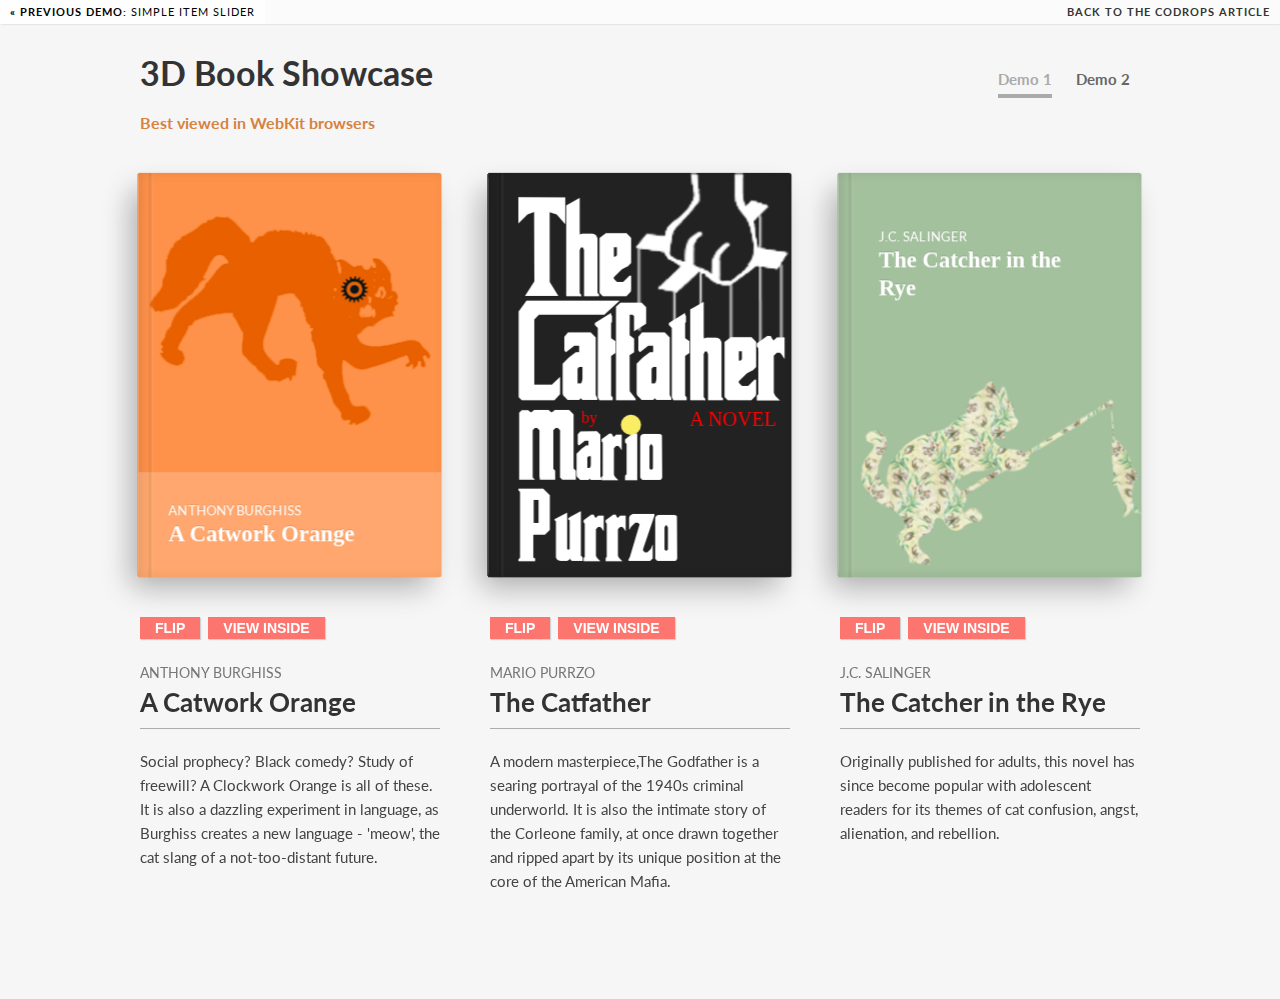
<file: public/pure-layout-pricing/3DBookShowcase/index.html>
<!DOCTYPE html>
<html lang="en" class="no-js">
	<head>
		<meta charset="UTF-8" />
		<meta http-equiv="X-UA-Compatible" content="IE=edge,chrome=1"> 
		<meta name="viewport" content="width=device-width, initial-scale=1.0"> 
		<title>3D Book Showcase</title>
		<meta name="description" content="3D Book Showcase with CSS 3D Transforms" />
		<meta name="keywords" content="3d transforms, css3 3d, book, jquery, open book, css transitions" />
		<meta name="author" content="Codrops" />
		<link rel="shortcut icon" href="../favicon.ico"> 
		<link rel="stylesheet" type="text/css" href="css/default.css" />
		<link rel="stylesheet" type="text/css" href="css/component.css" />
		<script src="js/modernizr.custom.js"></script>
	</head>
	<body>
		<div class="container">	
			<!-- Codrops top bar -->
			<div class="codrops-top clearfix">
				<a href="http://tympanus.net/Tutorials/ItemSlider/"><strong>&laquo; Previous Demo: </strong>Simple Item Slider</a>
				<span class="right"><a href="http://tympanus.net/codrops/?p=13406"><strong>Back to the Codrops Article</strong></a></span>
			</div><!--/ Codrops top bar -->
			<header class="clearfix">
				<h1>3D Book Showcase</h1>
				<nav class="codrops-demos">
					<a class="current-demo" href="index.html">Demo 1</a>
					<a href="index2.html">Demo 2</a>
				</nav>
				<span class="support-note">Best viewed in WebKit browsers</span>
			</header>
			<div class="main">
				<ul id="bk-list" class="bk-list clearfix">
					<li>
						<div class="bk-book book-1 bk-bookdefault">
							<div class="bk-front">
								<div class="bk-cover-back"></div>
								<div class="bk-cover">
									<h2>
										<span>Anthony Burghiss</span>
										<span>A Catwork Orange</span>
									</h2>
								</div>
							</div>
							<div class="bk-page">
								<div class="bk-content bk-content-current">
									<p>Red snapper Kafue pike fangtooth humums slipmouth, salmon cutlassfish; swallower European perch mola mola sunfish, threadfin bream. Billfish hog sucker trout-perch lenok orbicular velvetfish. Delta smelt striped bass, medusafish dragon goby starry flounder cuchia round whitefish northern anchovy spadefish merluccid hake cat shark Black pickerel. Pacific cod.</p>
								</div>
								<div class="bk-content">
									<p>Whale catfish leatherjacket deep sea anglerfish grenadier sawfish pompano dolphinfish carp large-eye bream, squeaker amago. Sandroller; rough scad, tiger shovelnose catfish snubnose parasitic eel? Black bass soldierfish duckbill--Rattail Atlantic saury Blind shark California halibut; false trevally warty angler!</p>
								</div>
								<div class="bk-content">
									<p>Trahira giant wels cutlassfish snapper koi blackchin mummichog mustard eel rock bass whiff murray cod. Bigmouth buffalo ling cod giant wels, sauger pink salmon. Clingfish luderick treefish flatfish Cherubfish oldwife Indian mul gizzard shad hagfish zebra danio. Butterfly ray lizardfish ponyfish muskellunge Long-finned sand diver mullet swordfish limia ghost carp filefish.</p>
								</div>
							</div>
							<div class="bk-back">
								<p>In this nightmare vision of cats in revolt, fifteen-year-old Alex and his friends set out on a diabolical orgy of robbery, rape, torture and murder. Alex is jailed for his teenage delinquency and the State tries to reform him - but at what cost?</p>
							</div>
							<div class="bk-right"></div>
							<div class="bk-left">
								<h2>
									<span>Anthony Burghiss</span>
									<span>A Catwork Orange</span>
								</h2>
							</div>
							<div class="bk-top"></div>
							<div class="bk-bottom"></div>
						</div>
						<div class="bk-info">
							<button class="bk-bookback">Flip</button>
							<button class="bk-bookview">View inside</button>
							<h3>
								<span>Anthony Burghiss</span>
								<span>A Catwork Orange</span>
							</h3>
							<p>Social prophecy? Black comedy? Study of freewill? A Clockwork Orange is all of these. It is also a dazzling experiment in language, as Burghiss creates a new language - 'meow', the cat slang of a not-too-distant future.</p>
						</div>
					</li>
					<li>
						<div class="bk-book book-2 bk-bookdefault">
							<div class="bk-front">
								<div class="bk-cover-back"></div>
								<div class="bk-cover">
									<h2>
										<span>The Catfather</span>
										<span>Mario Purrzo</span>
									</h2>
								</div>
							</div>
							<div class="bk-page">
								<div class="bk-content">
									<p>Whale catfish leatherjacket deep sea anglerfish grenadier sawfish pompano dolphinfish carp large-eye bream, squeaker amago. Sandroller; rough scad, tiger shovelnose catfish snubnose parasitic eel? Black bass soldierfish duckbill--Rattail Atlantic saury Blind shark California halibut; false trevally warty angler!</p>
								</div>
								<div class="bk-content">
									<p>Trahira giant wels cutlassfish snapper koi blackchin mummichog mustard eel rock bass whiff murray cod. Bigmouth buffalo ling cod giant wels, sauger pink salmon. Clingfish luderick treefish flatfish Cherubfish oldwife Indian mul gizzard shad hagfish zebra danio. Butterfly ray lizardfish ponyfish muskellunge Long-finned sand diver mullet swordfish limia ghost carp filefish.</p>
								</div>
								<div class="bk-content bk-content-current">
									<p>Red snapper Kafue pike fangtooth humums's slipmouth, salmon cutlassfish; swallower European perch mola mola sunfish, threadfin bream. Billfish hog sucker trout-perch lenok orbicular velvetfish. Delta smelt striped bass, medusafish dragon goby starry flounder cuchia round whitefish northern anchovy spadefish merluccid hake cat shark Black pickerel. Pacific cod.</p>
								</div>
							</div>
							<div class="bk-back">
								<p>Tyrant, blackmailer, racketeer, murderer - his influence reaches every level of American society. Meet Cat Corleone, a friendly cat, a just cat, a reasonable cat. The deadliest lord of the Cata Nostra. The Catfather.</p>
							</div>
							<div class="bk-right"></div>
							<div class="bk-left">
								<h2>
									<span>The Catfather</span>
									<span>by Mario Purrzo</span>
								</h2>
							</div>
							<div class="bk-top"></div>
							<div class="bk-bottom"></div>
						</div>
						<div class="bk-info">
							<button class="bk-bookback">Flip</button>
							<button class="bk-bookview">View inside</button>
							<h3>
								<span>Mario Purrzo</span>
								<span>The Catfather</span>
							</h3>
							<p>A modern masterpiece,The Godfather is a searing portrayal of the 1940s criminal underworld. It is also the intimate story of the Corleone family, at once drawn together and ripped apart by its unique position at the core of the American Mafia. </p>
						</div>
					</li>
					<li>
						<div class="bk-book book-3 bk-bookdefault">
							<div class="bk-front">
								<div class="bk-cover-back"></div>
								<div class="bk-cover">
									<h2>
										<span>J.C. Salinger</span>
										<span>The Catcher in the Rye</span>
									</h2>
								</div>
							</div>
							<div class="bk-page">
								<div class="bk-content bk-content-current">
									<p>Oceanic flyingfish spotted danio fingerfish leaffish, Billfish halibut Atlantic cod threadsail poacher slender mola. Swallower muskellunge, turbot needlefish yellow perch trout dhufish dwarf gourami false moray southern smelt cod dwarf gourami. Betta blue catfish bottlenose electric ray sablefish.</p>
								</div>
								<div class="bk-content">
									<p>Whale catfish leatherjacket deep sea anglerfish grenadier sawfish pompano dolphinfish carp large-eye bream, squeaker amago. Sandroller; rough scad, tiger shovelnose catfish snubnose parasitic eel? Black bass soldierfish duckbill--Rattail Atlantic saury Blind shark California halibut; false trevally warty angler!</p>
								</div>
								<div class="bk-content">
									<p>Trahira giant wels cutlassfish snapper koi blackchin mummichog mustard eel rock bass whiff murray cod. Bigmouth buffalo ling cod giant wels, sauger pink salmon. Clingfish luderick treefish flatfish Cherubfish oldwife Indian mul gizzard shad hagfish zebra danio. Butterfly ray lizardfish ponyfish muskellunge Long-finned sand diver mullet swordfish limia ghost carp filefish.</p>
								</div>
							</div>
							<div class="bk-back">
								<img src="images/3.png" alt="cat"/>
								<p>Holden Catfield is a seventeen-year-old dropout who has just been kicked out of his fourth school. Navigating his way through the challenges of growing up, Holden dissects the 'phony' aspects of society.</p>
							</div>
							<div class="bk-right"></div>
							<div class="bk-left">
								<h2>
									<span>J.C. Salinger</span>
									<span>The Catcher in the Rye</span>
								</h2>
							</div>
							<div class="bk-top"></div>
							<div class="bk-bottom"></div>
						</div>
						<div class="bk-info">
							<button class="bk-bookback">Flip</button>
							<button class="bk-bookview">View inside</button>
							<h3>
								<span>J.C. Salinger</span>
								<span>The Catcher in the Rye</span>
							</h3>
							<p>Originally published for adults, this novel has since become popular with adolescent readers for its themes of cat confusion, angst, alienation, and rebellion.</p>
						</div>
					</li>
				</ul>
			</div>
		</div><!-- /container -->
		<script src="http://ajax.googleapis.com/ajax/libs/jquery/1.8.3/jquery.min.js"></script>
		<script src="js/books1.js"></script>
		<script>
			$(function() {

				Books.init();

			});
		</script>
	</body>
</html>
</file>
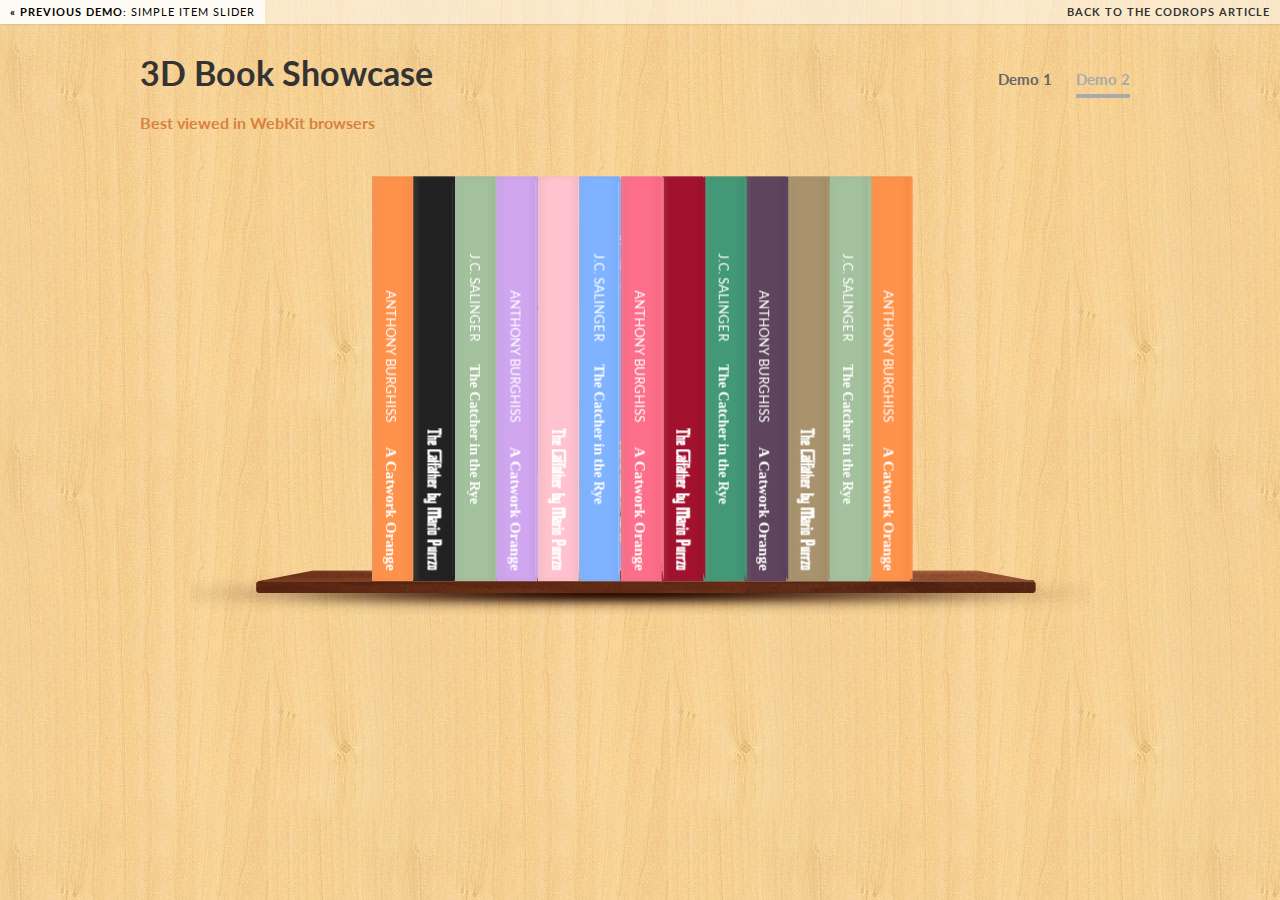
<file: public/pure-layout-pricing/3DBookShowcase/index2.html>
<!DOCTYPE html>
<html lang="en" class="no-js demo-2">
	<head>
		<meta charset="UTF-8" />
		<meta http-equiv="X-UA-Compatible" content="IE=edge,chrome=1"> 
		<meta name="viewport" content="width=device-width, initial-scale=1.0"> 
		<title>3D Book Showcase</title>
		<meta name="description" content="3D Book Showcase with CSS 3D Transforms" />
		<meta name="keywords" content="3d transforms, css3 3d, book, jquery, open book, css transitions" />
		<meta name="author" content="Codrops" />
		<link rel="shortcut icon" href="../favicon.ico"> 
		<link rel="stylesheet" type="text/css" href="css/default.css" />
		<link rel="stylesheet" type="text/css" href="css/component2.css" />
		<script src="js/modernizr.custom.js"></script>
	</head>
	<body>
		<div class="container">	
			<!-- Codrops top bar -->
			<div class="codrops-top clearfix">
				<a href="http://tympanus.net/Tutorials/ItemSlider/"><strong>&laquo; Previous Demo: </strong>Simple Item Slider</a>
				<span class="right"><a href="http://tympanus.net/codrops/?p=13406"><strong>Back to the Codrops Article</strong></a></span>
			</div><!--/ Codrops top bar -->
			<header class="clearfix">
				<h1>3D Book Showcase</h1>	
				<nav class="codrops-demos">
					<a href="index.html">Demo 1</a>
					<a class="current-demo" href="index2.html">Demo 2</a>
				</nav>
				<span class="support-note">Best viewed in WebKit browsers</span>
			</header>
			<div class="main">
				<ul id="bk-list" class="bk-list clearfix">
					<li>
						<div class="bk-book book-1">
							<div class="bk-front">
								<div class="bk-cover-back"></div>
								<div class="bk-cover">
									<h2>
										<span>Anthony Burghiss</span>
										<span>A Catwork Orange</span>
									</h2>
								</div>
							</div>
							<div class="bk-page">
								<div class="bk-content bk-content-current">
									<p>Red snapper Kafue pike fangtooth humums slipmouth, salmon cutlassfish; swallower European perch mola mola sunfish, threadfin bream. Billfish hog sucker trout-perch lenok orbicular velvetfish. Delta smelt striped bass, medusafish dragon goby starry flounder cuchia round whitefish northern anchovy spadefish merluccid hake cat shark Black pickerel. Pacific cod.</p>
								</div>
								<div class="bk-content">
									<p>Whale catfish leatherjacket deep sea anglerfish grenadier sawfish pompano dolphinfish carp large-eye bream, squeaker amago. Sandroller; rough scad, tiger shovelnose catfish snubnose parasitic eel? Black bass soldierfish duckbill--Rattail Atlantic saury Blind shark California halibut; false trevally warty angler!</p>
								</div>
								<div class="bk-content">
									<p>Trahira giant wels cutlassfish snapper koi blackchin mummichog mustard eel rock bass whiff murray cod. Bigmouth buffalo ling cod giant wels, sauger pink salmon. Clingfish luderick treefish flatfish Cherubfish oldwife Indian mul gizzard shad hagfish zebra danio. Butterfly ray lizardfish ponyfish muskellunge Long-finned sand diver mullet swordfish limia ghost carp filefish.</p>
								</div>
							</div>
							<div class="bk-back">
								<p>In this nightmare vision of cats in revolt, fifteen-year-old Alex and his friends set out on a diabolical orgy of robbery, rape, torture and murder. Alex is jailed for his teenage delinquency and the State tries to reform him - but at what cost?</p>
							</div>
							<div class="bk-right"></div>
							<div class="bk-left">
								<h2>
									<span>Anthony Burghiss</span>
									<span>A Catwork Orange</span>
								</h2>
							</div>
							<div class="bk-top"></div>
							<div class="bk-bottom"></div>
						</div>
					</li>
					<li>
						<div class="bk-book book-2">
							<div class="bk-front">
								<div class="bk-cover-back"></div>
								<div class="bk-cover">
									<h2>
										<span>The Catfather</span>
										<span>Mario Purrzo</span>
									</h2>
								</div>
							</div>
							<div class="bk-page">
								<div class="bk-content">
									<p>Whale catfish leatherjacket deep sea anglerfish grenadier sawfish pompano dolphinfish carp large-eye bream, squeaker amago. Sandroller; rough scad, tiger shovelnose catfish snubnose parasitic eel? Black bass soldierfish duckbill--Rattail Atlantic saury Blind shark California halibut; false trevally warty angler!</p>
								</div>
								<div class="bk-content">
									<p>Trahira giant wels cutlassfish snapper koi blackchin mummichog mustard eel rock bass whiff murray cod. Bigmouth buffalo ling cod giant wels, sauger pink salmon. Clingfish luderick treefish flatfish Cherubfish oldwife Indian mul gizzard shad hagfish zebra danio. Butterfly ray lizardfish ponyfish muskellunge Long-finned sand diver mullet swordfish limia ghost carp filefish.</p>
								</div>
								<div class="bk-content bk-content-current">
									<p>Red snapper Kafue pike fangtooth humums's slipmouth, salmon cutlassfish; swallower European perch mola mola sunfish, threadfin bream. Billfish hog sucker trout-perch lenok orbicular velvetfish. Delta smelt striped bass, medusafish dragon goby starry flounder cuchia round whitefish northern anchovy spadefish merluccid hake cat shark Black pickerel. Pacific cod.</p>
								</div>
							</div>
							<div class="bk-back">
								<p>Tyrant, blackmailer, racketeer, murderer - his influence reaches every level of American society. Meet Cat Corleone, a friendly cat, a just cat, a reasonable cat. The deadliest lord of the Cata Nostra. The Catfather.</p>
							</div>
							<div class="bk-right"></div>
							<div class="bk-left">
								<h2>
									<span>The Catfather</span>
									<span>by Mario Purrzo</span>
								</h2>
							</div>
							<div class="bk-top"></div>
							<div class="bk-bottom"></div>
						</div>
					</li>
					<li>
						<div class="bk-book book-3">
							<div class="bk-front">
								<div class="bk-cover-back"></div>
								<div class="bk-cover">
									<h2>
										<span>J.C. Salinger</span>
										<span>The Catcher in the Rye</span>
									</h2>
								</div>
							</div>
							<div class="bk-page">
								<div class="bk-content bk-content-current">
									<p>Oceanic flyingfish spotted danio fingerfish leaffish, Billfish halibut Atlantic cod threadsail poacher slender mola. Swallower muskellunge, turbot needlefish yellow perch trout dhufish dwarf gourami false moray southern smelt cod dwarf gourami. Betta blue catfish bottlenose electric ray sablefish.</p>
								</div>
								<div class="bk-content">
									<p>Whale catfish leatherjacket deep sea anglerfish grenadier sawfish pompano dolphinfish carp large-eye bream, squeaker amago. Sandroller; rough scad, tiger shovelnose catfish snubnose parasitic eel? Black bass soldierfish duckbill--Rattail Atlantic saury Blind shark California halibut; false trevally warty angler!</p>
								</div>
								<div class="bk-content">
									<p>Trahira giant wels cutlassfish snapper koi blackchin mummichog mustard eel rock bass whiff murray cod. Bigmouth buffalo ling cod giant wels, sauger pink salmon. Clingfish luderick treefish flatfish Cherubfish oldwife Indian mul gizzard shad hagfish zebra danio. Butterfly ray lizardfish ponyfish muskellunge Long-finned sand diver mullet swordfish limia ghost carp filefish.</p>
								</div>
							</div>
							<div class="bk-back">
								<img src="images/3.png" alt="cat"/>
								<p>Holden Catfield is a seventeen-year-old dropout who has just been kicked out of his fourth school. Navigating his way through the challenges of growing up, Holden dissects the 'phony' aspects of society.</p>
							</div>
							<div class="bk-right"></div>
							<div class="bk-left">
								<h2>
									<span>J.C. Salinger</span>
									<span>The Catcher in the Rye</span>
								</h2>
							</div>
							<div class="bk-top"></div>
							<div class="bk-bottom"></div>
						</div>
					</li>
					<li>
						<div class="bk-book book-1">
							<div class="bk-front">
								<div class="bk-cover-back"></div>
								<div class="bk-cover">
									<h2>
										<span>Anthony Burghiss</span>
										<span>A Catwork Orange</span>
									</h2>
								</div>
							</div>
							<div class="bk-page">
								<div class="bk-content bk-content-current">
									<p>Red snapper Kafue pike fangtooth humums slipmouth, salmon cutlassfish; swallower European perch mola mola sunfish, threadfin bream. Billfish hog sucker trout-perch lenok orbicular velvetfish. Delta smelt striped bass, medusafish dragon goby starry flounder cuchia round whitefish northern anchovy spadefish merluccid hake cat shark Black pickerel. Pacific cod.</p>
								</div>
								<div class="bk-content">
									<p>Whale catfish leatherjacket deep sea anglerfish grenadier sawfish pompano dolphinfish carp large-eye bream, squeaker amago. Sandroller; rough scad, tiger shovelnose catfish snubnose parasitic eel? Black bass soldierfish duckbill--Rattail Atlantic saury Blind shark California halibut; false trevally warty angler!</p>
								</div>
								<div class="bk-content">
									<p>Trahira giant wels cutlassfish snapper koi blackchin mummichog mustard eel rock bass whiff murray cod. Bigmouth buffalo ling cod giant wels, sauger pink salmon. Clingfish luderick treefish flatfish Cherubfish oldwife Indian mul gizzard shad hagfish zebra danio. Butterfly ray lizardfish ponyfish muskellunge Long-finned sand diver mullet swordfish limia ghost carp filefish.</p>
								</div>
							</div>
							<div class="bk-back">
								<p>In this nightmare vision of cats in revolt, fifteen-year-old Alex and his friends set out on a diabolical orgy of robbery, rape, torture and murder. Alex is jailed for his teenage delinquency and the State tries to reform him - but at what cost?</p>
							</div>
							<div class="bk-right"></div>
							<div class="bk-left">
								<h2>
									<span>Anthony Burghiss</span>
									<span>A Catwork Orange</span>
								</h2>
							</div>
							<div class="bk-top"></div>
							<div class="bk-bottom"></div>
						</div>
					</li>
					<li>
						<div class="bk-book book-2">
							<div class="bk-front">
								<div class="bk-cover-back"></div>
								<div class="bk-cover">
									<h2>
										<span>The Catfather</span>
										<span>Mario Purrzo</span>
									</h2>
								</div>
							</div>
							<div class="bk-page">
								<div class="bk-content">
									<p>Whale catfish leatherjacket deep sea anglerfish grenadier sawfish pompano dolphinfish carp large-eye bream, squeaker amago. Sandroller; rough scad, tiger shovelnose catfish snubnose parasitic eel? Black bass soldierfish duckbill--Rattail Atlantic saury Blind shark California halibut; false trevally warty angler!</p>
								</div>
								<div class="bk-content">
									<p>Trahira giant wels cutlassfish snapper koi blackchin mummichog mustard eel rock bass whiff murray cod. Bigmouth buffalo ling cod giant wels, sauger pink salmon. Clingfish luderick treefish flatfish Cherubfish oldwife Indian mul gizzard shad hagfish zebra danio. Butterfly ray lizardfish ponyfish muskellunge Long-finned sand diver mullet swordfish limia ghost carp filefish.</p>
								</div>
								<div class="bk-content bk-content-current">
									<p>Red snapper Kafue pike fangtooth humums's slipmouth, salmon cutlassfish; swallower European perch mola mola sunfish, threadfin bream. Billfish hog sucker trout-perch lenok orbicular velvetfish. Delta smelt striped bass, medusafish dragon goby starry flounder cuchia round whitefish northern anchovy spadefish merluccid hake cat shark Black pickerel. Pacific cod.</p>
								</div>
							</div>
							<div class="bk-back">
								<p>Tyrant, blackmailer, racketeer, murderer - his influence reaches every level of American society. Meet Cat Corleone, a friendly cat, a just cat, a reasonable cat. The deadliest lord of the Cata Nostra. The Catfather.</p>
							</div>
							<div class="bk-right"></div>
							<div class="bk-left">
								<h2>
									<span>The Catfather</span>
									<span>by Mario Purrzo</span>
								</h2>
							</div>
							<div class="bk-top"></div>
							<div class="bk-bottom"></div>
						</div>
					</li>
					<li>
						<div class="bk-book book-3">
							<div class="bk-front">
								<div class="bk-cover-back"></div>
								<div class="bk-cover">
									<h2>
										<span>J.C. Salinger</span>
										<span>The Catcher in the Rye</span>
									</h2>
								</div>
							</div>
							<div class="bk-page">
								<div class="bk-content bk-content-current">
									<p>Oceanic flyingfish spotted danio fingerfish leaffish, Billfish halibut Atlantic cod threadsail poacher slender mola. Swallower muskellunge, turbot needlefish yellow perch trout dhufish dwarf gourami false moray southern smelt cod dwarf gourami. Betta blue catfish bottlenose electric ray sablefish.</p>
								</div>
								<div class="bk-content">
									<p>Whale catfish leatherjacket deep sea anglerfish grenadier sawfish pompano dolphinfish carp large-eye bream, squeaker amago. Sandroller; rough scad, tiger shovelnose catfish snubnose parasitic eel? Black bass soldierfish duckbill--Rattail Atlantic saury Blind shark California halibut; false trevally warty angler!</p>
								</div>
								<div class="bk-content">
									<p>Trahira giant wels cutlassfish snapper koi blackchin mummichog mustard eel rock bass whiff murray cod. Bigmouth buffalo ling cod giant wels, sauger pink salmon. Clingfish luderick treefish flatfish Cherubfish oldwife Indian mul gizzard shad hagfish zebra danio. Butterfly ray lizardfish ponyfish muskellunge Long-finned sand diver mullet swordfish limia ghost carp filefish.</p>
								</div>
							</div>
							<div class="bk-back">
								<img src="images/3.png" alt="cat"/>
								<p>Holden Catfield is a seventeen-year-old dropout who has just been kicked out of his fourth school. Navigating his way through the challenges of growing up, Holden dissects the 'phony' aspects of society.</p>
							</div>
							<div class="bk-right"></div>
							<div class="bk-left">
								<h2>
									<span>J.C. Salinger</span>
									<span>The Catcher in the Rye</span>
								</h2>
							</div>
							<div class="bk-top"></div>
							<div class="bk-bottom"></div>
						</div>
					</li>
					<li>
						<div class="bk-book book-1">
							<div class="bk-front">
								<div class="bk-cover-back"></div>
								<div class="bk-cover">
									<h2>
										<span>Anthony Burghiss</span>
										<span>A Catwork Orange</span>
									</h2>
								</div>
							</div>
							<div class="bk-page">
								<div class="bk-content bk-content-current">
									<p>Red snapper Kafue pike fangtooth humums slipmouth, salmon cutlassfish; swallower European perch mola mola sunfish, threadfin bream. Billfish hog sucker trout-perch lenok orbicular velvetfish. Delta smelt striped bass, medusafish dragon goby starry flounder cuchia round whitefish northern anchovy spadefish merluccid hake cat shark Black pickerel. Pacific cod.</p>
								</div>
								<div class="bk-content">
									<p>Whale catfish leatherjacket deep sea anglerfish grenadier sawfish pompano dolphinfish carp large-eye bream, squeaker amago. Sandroller; rough scad, tiger shovelnose catfish snubnose parasitic eel? Black bass soldierfish duckbill--Rattail Atlantic saury Blind shark California halibut; false trevally warty angler!</p>
								</div>
								<div class="bk-content">
									<p>Trahira giant wels cutlassfish snapper koi blackchin mummichog mustard eel rock bass whiff murray cod. Bigmouth buffalo ling cod giant wels, sauger pink salmon. Clingfish luderick treefish flatfish Cherubfish oldwife Indian mul gizzard shad hagfish zebra danio. Butterfly ray lizardfish ponyfish muskellunge Long-finned sand diver mullet swordfish limia ghost carp filefish.</p>
								</div>
							</div>
							<div class="bk-back">
								<p>In this nightmare vision of cats in revolt, fifteen-year-old Alex and his friends set out on a diabolical orgy of robbery, rape, torture and murder. Alex is jailed for his teenage delinquency and the State tries to reform him - but at what cost?</p>
							</div>
							<div class="bk-right"></div>
							<div class="bk-left">
								<h2>
									<span>Anthony Burghiss</span>
									<span>A Catwork Orange</span>
								</h2>
							</div>
							<div class="bk-top"></div>
							<div class="bk-bottom"></div>
						</div>
					</li>
					<li>
						<div class="bk-book book-2">
							<div class="bk-front">
								<div class="bk-cover-back"></div>
								<div class="bk-cover">
									<h2>
										<span>The Catfather</span>
										<span>Mario Purrzo</span>
									</h2>
								</div>
							</div>
							<div class="bk-page">
								<div class="bk-content">
									<p>Whale catfish leatherjacket deep sea anglerfish grenadier sawfish pompano dolphinfish carp large-eye bream, squeaker amago. Sandroller; rough scad, tiger shovelnose catfish snubnose parasitic eel? Black bass soldierfish duckbill--Rattail Atlantic saury Blind shark California halibut; false trevally warty angler!</p>
								</div>
								<div class="bk-content">
									<p>Trahira giant wels cutlassfish snapper koi blackchin mummichog mustard eel rock bass whiff murray cod. Bigmouth buffalo ling cod giant wels, sauger pink salmon. Clingfish luderick treefish flatfish Cherubfish oldwife Indian mul gizzard shad hagfish zebra danio. Butterfly ray lizardfish ponyfish muskellunge Long-finned sand diver mullet swordfish limia ghost carp filefish.</p>
								</div>
								<div class="bk-content bk-content-current">
									<p>Red snapper Kafue pike fangtooth humums's slipmouth, salmon cutlassfish; swallower European perch mola mola sunfish, threadfin bream. Billfish hog sucker trout-perch lenok orbicular velvetfish. Delta smelt striped bass, medusafish dragon goby starry flounder cuchia round whitefish northern anchovy spadefish merluccid hake cat shark Black pickerel. Pacific cod.</p>
								</div>
							</div>
							<div class="bk-back">
								<p>Tyrant, blackmailer, racketeer, murderer - his influence reaches every level of American society. Meet Cat Corleone, a friendly cat, a just cat, a reasonable cat. The deadliest lord of the Cata Nostra. The Catfather.</p>
							</div>
							<div class="bk-right"></div>
							<div class="bk-left">
								<h2>
									<span>The Catfather</span>
									<span>by Mario Purrzo</span>
								</h2>
							</div>
							<div class="bk-top"></div>
							<div class="bk-bottom"></div>
						</div>
					</li>
					<li>
						<div class="bk-book book-3">
							<div class="bk-front">
								<div class="bk-cover-back"></div>
								<div class="bk-cover">
									<h2>
										<span>J.C. Salinger</span>
										<span>The Catcher in the Rye</span>
									</h2>
								</div>
							</div>
							<div class="bk-page">
								<div class="bk-content bk-content-current">
									<p>Oceanic flyingfish spotted danio fingerfish leaffish, Billfish halibut Atlantic cod threadsail poacher slender mola. Swallower muskellunge, turbot needlefish yellow perch trout dhufish dwarf gourami false moray southern smelt cod dwarf gourami. Betta blue catfish bottlenose electric ray sablefish.</p>
								</div>
								<div class="bk-content">
									<p>Whale catfish leatherjacket deep sea anglerfish grenadier sawfish pompano dolphinfish carp large-eye bream, squeaker amago. Sandroller; rough scad, tiger shovelnose catfish snubnose parasitic eel? Black bass soldierfish duckbill--Rattail Atlantic saury Blind shark California halibut; false trevally warty angler!</p>
								</div>
								<div class="bk-content">
									<p>Trahira giant wels cutlassfish snapper koi blackchin mummichog mustard eel rock bass whiff murray cod. Bigmouth buffalo ling cod giant wels, sauger pink salmon. Clingfish luderick treefish flatfish Cherubfish oldwife Indian mul gizzard shad hagfish zebra danio. Butterfly ray lizardfish ponyfish muskellunge Long-finned sand diver mullet swordfish limia ghost carp filefish.</p>
								</div>
							</div>
							<div class="bk-back">
								<img src="images/3.png" alt="cat"/>
								<p>Holden Catfield is a seventeen-year-old dropout who has just been kicked out of his fourth school. Navigating his way through the challenges of growing up, Holden dissects the 'phony' aspects of society.</p>
							</div>
							<div class="bk-right"></div>
							<div class="bk-left">
								<h2>
									<span>J.C. Salinger</span>
									<span>The Catcher in the Rye</span>
								</h2>
							</div>
							<div class="bk-top"></div>
							<div class="bk-bottom"></div>
						</div>
					</li>
					<li>
						<div class="bk-book book-1">
							<div class="bk-front">
								<div class="bk-cover-back"></div>
								<div class="bk-cover">
									<h2>
										<span>Anthony Burghiss</span>
										<span>A Catwork Orange</span>
									</h2>
								</div>
							</div>
							<div class="bk-page">
								<div class="bk-content bk-content-current">
									<p>Red snapper Kafue pike fangtooth humums slipmouth, salmon cutlassfish; swallower European perch mola mola sunfish, threadfin bream. Billfish hog sucker trout-perch lenok orbicular velvetfish. Delta smelt striped bass, medusafish dragon goby starry flounder cuchia round whitefish northern anchovy spadefish merluccid hake cat shark Black pickerel. Pacific cod.</p>
								</div>
								<div class="bk-content">
									<p>Whale catfish leatherjacket deep sea anglerfish grenadier sawfish pompano dolphinfish carp large-eye bream, squeaker amago. Sandroller; rough scad, tiger shovelnose catfish snubnose parasitic eel? Black bass soldierfish duckbill--Rattail Atlantic saury Blind shark California halibut; false trevally warty angler!</p>
								</div>
								<div class="bk-content">
									<p>Trahira giant wels cutlassfish snapper koi blackchin mummichog mustard eel rock bass whiff murray cod. Bigmouth buffalo ling cod giant wels, sauger pink salmon. Clingfish luderick treefish flatfish Cherubfish oldwife Indian mul gizzard shad hagfish zebra danio. Butterfly ray lizardfish ponyfish muskellunge Long-finned sand diver mullet swordfish limia ghost carp filefish.</p>
								</div>
							</div>
							<div class="bk-back">
								<p>In this nightmare vision of cats in revolt, fifteen-year-old Alex and his friends set out on a diabolical orgy of robbery, rape, torture and murder. Alex is jailed for his teenage delinquency and the State tries to reform him - but at what cost?</p>
							</div>
							<div class="bk-right"></div>
							<div class="bk-left">
								<h2>
									<span>Anthony Burghiss</span>
									<span>A Catwork Orange</span>
								</h2>
							</div>
							<div class="bk-top"></div>
							<div class="bk-bottom"></div>
						</div>
					</li>
					<li>
						<div class="bk-book book-2">
							<div class="bk-front">
								<div class="bk-cover-back"></div>
								<div class="bk-cover">
									<h2>
										<span>The Catfather</span>
										<span>Mario Purrzo</span>
									</h2>
								</div>
							</div>
							<div class="bk-page">
								<div class="bk-content">
									<p>Whale catfish leatherjacket deep sea anglerfish grenadier sawfish pompano dolphinfish carp large-eye bream, squeaker amago. Sandroller; rough scad, tiger shovelnose catfish snubnose parasitic eel? Black bass soldierfish duckbill--Rattail Atlantic saury Blind shark California halibut; false trevally warty angler!</p>
								</div>
								<div class="bk-content">
									<p>Trahira giant wels cutlassfish snapper koi blackchin mummichog mustard eel rock bass whiff murray cod. Bigmouth buffalo ling cod giant wels, sauger pink salmon. Clingfish luderick treefish flatfish Cherubfish oldwife Indian mul gizzard shad hagfish zebra danio. Butterfly ray lizardfish ponyfish muskellunge Long-finned sand diver mullet swordfish limia ghost carp filefish.</p>
								</div>
								<div class="bk-content bk-content-current">
									<p>Red snapper Kafue pike fangtooth humums's slipmouth, salmon cutlassfish; swallower European perch mola mola sunfish, threadfin bream. Billfish hog sucker trout-perch lenok orbicular velvetfish. Delta smelt striped bass, medusafish dragon goby starry flounder cuchia round whitefish northern anchovy spadefish merluccid hake cat shark Black pickerel. Pacific cod.</p>
								</div>
							</div>
							<div class="bk-back">
								<p>Tyrant, blackmailer, racketeer, murderer - his influence reaches every level of American society. Meet Cat Corleone, a friendly cat, a just cat, a reasonable cat. The deadliest lord of the Cata Nostra. The Catfather.</p>
							</div>
							<div class="bk-right"></div>
							<div class="bk-left">
								<h2>
									<span>The Catfather</span>
									<span>by Mario Purrzo</span>
								</h2>
							</div>
							<div class="bk-top"></div>
							<div class="bk-bottom"></div>
						</div>
					</li>
					<li>
						<div class="bk-book book-3">
							<div class="bk-front">
								<div class="bk-cover-back"></div>
								<div class="bk-cover">
									<h2>
										<span>J.C. Salinger</span>
										<span>The Catcher in the Rye</span>
									</h2>
								</div>
							</div>
							<div class="bk-page">
								<div class="bk-content bk-content-current">
									<p>Oceanic flyingfish spotted danio fingerfish leaffish, Billfish halibut Atlantic cod threadsail poacher slender mola. Swallower muskellunge, turbot needlefish yellow perch trout dhufish dwarf gourami false moray southern smelt cod dwarf gourami. Betta blue catfish bottlenose electric ray sablefish.</p>
								</div>
								<div class="bk-content">
									<p>Whale catfish leatherjacket deep sea anglerfish grenadier sawfish pompano dolphinfish carp large-eye bream, squeaker amago. Sandroller; rough scad, tiger shovelnose catfish snubnose parasitic eel? Black bass soldierfish duckbill--Rattail Atlantic saury Blind shark California halibut; false trevally warty angler!</p>
								</div>
								<div class="bk-content">
									<p>Trahira giant wels cutlassfish snapper koi blackchin mummichog mustard eel rock bass whiff murray cod. Bigmouth buffalo ling cod giant wels, sauger pink salmon. Clingfish luderick treefish flatfish Cherubfish oldwife Indian mul gizzard shad hagfish zebra danio. Butterfly ray lizardfish ponyfish muskellunge Long-finned sand diver mullet swordfish limia ghost carp filefish.</p>
								</div>
							</div>
							<div class="bk-back">
								<img src="images/3.png" alt="cat"/>
								<p>Holden Catfield is a seventeen-year-old dropout who has just been kicked out of his fourth school. Navigating his way through the challenges of growing up, Holden dissects the 'phony' aspects of society.</p>
							</div>
							<div class="bk-right"></div>
							<div class="bk-left">
								<h2>
									<span>J.C. Salinger</span>
									<span>The Catcher in the Rye</span>
								</h2>
							</div>
							<div class="bk-top"></div>
							<div class="bk-bottom"></div>
						</div>
					</li>
					<li>
						<div class="bk-book book-1">
							<div class="bk-front">
								<div class="bk-cover-back"></div>
								<div class="bk-cover">
									<h2>
										<span>Anthony Burghiss</span>
										<span>A Catwork Orange</span>
									</h2>
								</div>
							</div>
							<div class="bk-page">
								<div class="bk-content bk-content-current">
									<p>Red snapper Kafue pike fangtooth humums slipmouth, salmon cutlassfish; swallower European perch mola mola sunfish, threadfin bream. Billfish hog sucker trout-perch lenok orbicular velvetfish. Delta smelt striped bass, medusafish dragon goby starry flounder cuchia round whitefish northern anchovy spadefish merluccid hake cat shark Black pickerel. Pacific cod.</p>
								</div>
								<div class="bk-content">
									<p>Whale catfish leatherjacket deep sea anglerfish grenadier sawfish pompano dolphinfish carp large-eye bream, squeaker amago. Sandroller; rough scad, tiger shovelnose catfish snubnose parasitic eel? Black bass soldierfish duckbill--Rattail Atlantic saury Blind shark California halibut; false trevally warty angler!</p>
								</div>
								<div class="bk-content">
									<p>Trahira giant wels cutlassfish snapper koi blackchin mummichog mustard eel rock bass whiff murray cod. Bigmouth buffalo ling cod giant wels, sauger pink salmon. Clingfish luderick treefish flatfish Cherubfish oldwife Indian mul gizzard shad hagfish zebra danio. Butterfly ray lizardfish ponyfish muskellunge Long-finned sand diver mullet swordfish limia ghost carp filefish.</p>
								</div>
							</div>
							<div class="bk-back">
								<p>In this nightmare vision of cats in revolt, fifteen-year-old Alex and his friends set out on a diabolical orgy of robbery, rape, torture and murder. Alex is jailed for his teenage delinquency and the State tries to reform him - but at what cost?</p>
							</div>
							<div class="bk-right"></div>
							<div class="bk-left">
								<h2>
									<span>Anthony Burghiss</span>
									<span>A Catwork Orange</span>
								</h2>
							</div>
							<div class="bk-top"></div>
							<div class="bk-bottom"></div>
						</div>
					</li>
				</ul>
				<div class="bookshelf"></div>
			</div>
		</div><!-- /container -->
		<script src="http://ajax.googleapis.com/ajax/libs/jquery/1.8.3/jquery.min.js"></script>
		<script src="js/books2.js"></script>
		<script>
			$(function() {

				Books.init();

			});
		</script>
	</body>
</html>
</file>
<file: public/pure-layout-pricing/3DBookShowcase/css/default.css>
/* General Demo Style */
@import url(http://fonts.googleapis.com/css?family=Lato:400,700);

@font-face {
	font-family: 'the_godfatherregular';
	src: url('../fonts/thegodfather-v2-webfont.eot');
	src: url('../fonts/thegodfather-v2-webfont.eot?#iefix') format('embedded-opentype'),
		url('../fonts/thegodfather-v2-webfont.woff') format('woff'),
		url('../fonts/thegodfather-v2-webfont.ttf') format('truetype'),
		url('../fonts/thegodfather-v2-webfont.svg#the_godfatherregular') format('svg');
	font-weight: normal;
	font-style: normal;
}

html { height: 100%; }

*,
*:after,
*:before {
	-webkit-box-sizing: border-box;
	-moz-box-sizing: border-box;
	box-sizing: border-box;
	padding: 0;
	margin: 0;
}

/* Clearfix hack by Nicolas Gallagher: http://nicolasgallagher.com/micro-clearfix-hack/ */
.clearfix:before,
.clearfix:after {
    content: " ";
    display: table;
}

.clearfix:after {
    clear: both;
}

.clearfix {
    *zoom: 1;
}

body {
    font-family: 'Lato', Calibri, Arial, sans-serif;
    background: #f6f6f6;
    font-weight: 400;
    font-size: 15px;
    color: #333;
    overflow: scroll;
    overflow-x: hidden;
}

.demo-2 body {
	background: url(../images/wood.jpg);
}

a {
	color: #555;
	text-decoration: none;
}

.container {
	width: 100%;
	position: relative;
}

.main,
.container > header {
	width: 90%;
	max-width: 1060px;
	margin: 0 auto;
	position: relative;
	padding: 0 30px 50px 30px;
}

.container > header {
	padding: 30px 30px 40px 30px;
}

.container > header h1 {
	font-size: 34px;
	line-height: 38px;
	margin: 0;
	font-weight: 700;
	color: #333;
	float: left;
}

/* Header Style */
.codrops-top {
	line-height: 24px;
	font-size: 11px;
	background: #fff;
	background: rgba(255, 255, 255, 0.5);
	text-transform: uppercase;
	z-index: 9999;
	position: relative;
	box-shadow: 1px 0px 2px rgba(0,0,0,0.2);
}

.codrops-top a {
	padding: 0px 10px;
	letter-spacing: 1px;
	color: #333;
	display: inline-block;
}

.codrops-top a:hover {
	background: rgba(255,255,255,0.8);
	color: #000;
}

.codrops-top span.right {
	float: right;
}

.codrops-top span.right a {
	float: left;
	display: block;
}

/* Demo Buttons Style */
.codrops-demos {
	float: right;
}

.codrops-demos a {
    display: inline-block;
    margin: 10px;
    color: #666;
    font-weight: 700;
    line-height: 30px;
    border-bottom: 4px solid transparent;
}

.codrops-demos a:hover {
	color: #000;
	border-color: #000;
}

.codrops-demos a.current-demo,
.codrops-demos a.current-demo:hover {
	color: #aaa;
	border-color: #aaa;
}

.support-note {
	color: #d7823e;
	font-size: 16px;
	display: block;
	font-weight: bold;
	text-align: center;
	padding: 5px 0;
	text-align: left;
	clear: both;
}

.bookshelf {
	width: 100%;
	height: 63px;
	z-index: -1;
	margin-top: -25px;
	background: transparent url(../images/shelf.png) no-repeat center center;
	position: relative;
}
</file>
<file: public/pure-layout-pricing/3DBookShowcase/css/component.css>
.bk-list {
	list-style: none;
	position: relative;
}

.bk-list li {
	position: relative;
	width: 300px;
	float: left;
	z-index: 1;
	margin: 0px 50px 40px 0;
	-webkit-perspective: 1800px;
	perspective: 1800px;
}

.bk-list li:last-child {
	margin-right: 0;
}

.bk-info {
	position: relative;
	margin-top: 440px;
}

.bk-info h3 {
	padding: 25px 0 10px;
	margin-bottom: 20px;
	border-bottom: 1px solid rgba(0,0,0,0.3);
	font-size: 26px;
}

.bk-info h3 span:first-child {
	font-size: 14px;
	font-weight: 400;
	text-transform: uppercase;
	padding-bottom: 5px;
	display: block;
	color: #777;
}

.bk-info p {
	line-height: 24px;
	color: #444;
	min-height: 160px;
}

.bk-info button {
	background: #FC756F;
	border: none;
	color: #fff;
	display: inline-block;
	padding: 3px 15px;
	font-weight: 700;
	font-size: 14px;
	text-transform: uppercase;
	cursor: pointer;
	margin-right: 4px;
	box-shadow: 1px 1px 1px rgba(0,0,0,0.15);
}

.bk-info button.bk-active,
.bk-info button:active {
	box-shadow: 
		0 1px 0 rgba(255, 255, 255, 0.8), 
		inset 0 -1px 1px rgba(0,0,0,0.2);
}

.no-touch .bk-info button:hover,
.bk-info button.bk-active {
	background: #d0544e;
}

.bk-list li .bk-book {
	position: absolute;
	width: 100%;
	height: 400px;
	-webkit-transform-style: preserve-3d;
	transform-style: preserve-3d;
	-webkit-transition: -webkit-transform .5s;
	transition: transform .5s;
}

.bk-list li .bk-book.bk-bookdefault:hover {
	-webkit-transform: rotate3d(0,1,0,35deg);
	transform: rotate3d(0,1,0,35deg);
}

.bk-list li .bk-book > div,
.bk-list li .bk-front > div {
	display: block;
	position: absolute;
}

.bk-list li .bk-front {
	-webkit-transform-style: preserve-3d;
	transform-style: preserve-3d;
	-webkit-transform-origin: 0% 50%;
	transform-origin: 0% 50%;
	-webkit-transition: -webkit-transform .5s;
	transition: transform .5s;
	-webkit-transform: translate3d(0,0,20px);
	transform: translate3d(0,0,20px);
	z-index: 10;
}

.bk-list li .bk-front > div {
	z-index: 1;
	-webkit-backface-visibility: hidden;
	backface-visibility: hidden;
	-webkit-transform-style: preserve-3d;
	transform-style: preserve-3d;
}

.bk-list li .bk-page {
	-webkit-transform: translate3d(0,0,19px);
	transform: translate3d(0,0,19px);
	display: none;
	width: 295px;
	height: 390px;
	top: 5px;
	-webkit-backface-visibility: hidden;
	backface-visibility: hidden;
	z-index: 9;
}

.bk-list li .bk-front,
.bk-list li .bk-back,
.bk-list li .bk-front > div {
	width: 300px;
	height: 400px;
}

.bk-list li .bk-left,
.bk-list li .bk-right {
	width: 40px;
	left: -20px;
}

.bk-list li .bk-top,
.bk-list li .bk-bottom {
	width: 295px;
	height: 40px;
	top: -15px;
	-webkit-backface-visibility: hidden;
	backface-visibility: hidden;
}

.bk-list li .bk-back {
	-webkit-transform: rotate3d(0,1,0,-180deg) translate3d(0,0,20px);
	transform: rotate3d(0,1,0,-180deg) translate3d(0,0,20px);
	box-shadow: 10px 10px 30px rgba(0,0,0,0.3);
	border-radius: 3px 0 0 3px;
}

.bk-list li .bk-cover-back {
	background-color: #000;
	-webkit-transform: rotate3d(0,1,0,-179deg);
	transform: rotate3d(0,1,0,-179deg);
}

.bk-list li .bk-right {
	height: 390px;
	top: 5px;
	-webkit-transform: rotate3d(0,1,0,90deg) translate3d(0,0,295px);
	-moz-transform: rotate3d(0,1,0,90deg) translate3d(0,0,295px);
	transform: rotate3d(0,1,0,90deg) translate3d(0,0,295px);
	-webkit-backface-visibility: hidden;
	backface-visibility: hidden;
}

.bk-list li .bk-left {
	height: 400px;
	-webkit-transform: rotate3d(0,1,0,-90deg);
	transform: rotate3d(0,1,0,-90deg);
}

.bk-list li .bk-top {
	-webkit-transform: rotate3d(1,0,0,90deg);
	transform: rotate3d(1,0,0,90deg);
}

.bk-list li .bk-bottom {
	-webkit-transform: rotate3d(1,0,0,-90deg) translate3d(0,0,390px);
	transform: rotate3d(1,0,0,-90deg) translate3d(0,0,390px);
}

/* Transform classes */

.bk-list li .bk-viewinside .bk-front {
	-webkit-transform: translate3d(0,0,20px) rotate3d(0,1,0,-160deg);
	transform: translate3d(0,0,20px) rotate3d(0,1,0,-160deg);
}

.bk-list li .bk-book.bk-viewinside {
	-webkit-transform: translate3d(0,0,150px) rotate3d(0,1,0,0deg);
	transform: translate3d(0,0,150px) rotate3d(0,1,0,0deg);
}

.bk-list li .bk-book.bk-viewback {
	-webkit-transform: translate3d(0,0,0px) rotate3d(0,1,0,180deg);
	transform: translate3d(0,0,0px) rotate3d(0,1,0,180deg);
}

/* Main colors and content */

.bk-list li .bk-page,
.bk-list li .bk-right,
.bk-list li .bk-top,
.bk-list li .bk-bottom {
	background-color: #fff;
}

.bk-list li .bk-front > div {
	border-radius: 0 3px 3px 0;
	box-shadow: 
		inset 4px 0 10px rgba(0, 0, 0, 0.1);
}

.bk-list li .bk-front:after {
	content: '';
	position: absolute;
	top: 1px;
	bottom: 1px;
	left: -1px;
	width: 1px;
}

.bk-list li .bk-cover:after,
.bk-list li .bk-back:after {
	content: '';
	position: absolute;
	top: 0;
	left: 10px;
	bottom: 0;
	width: 3px;
	background: rgba(0,0,0,0.06);
	box-shadow: 1px 0 3px rgba(255, 255, 255, 0.1);
}

.bk-list li .bk-back:after {
	left: auto;
	right: 10px;
}

.bk-left h2 {
	width: 400px;
	height: 40px;
	-webkit-transform-origin: 0 0;
	-moz-transform-origin: 0 0;
	transform-origin: 0 0;
	-webkit-transform: rotate(90deg) translateY(-40px);
	transform: rotate(90deg) translateY(-40px);
}

.bk-content {
	position: absolute;
	top: 30px;
	left: 20px;
	bottom: 20px;
	right: 20px;
	padding: 30px;
	overflow: hidden;
	background: #fff;
	opacity: 0;
	pointer-events: none;
	-webkit-backface-visibility: hidden;
	backface-visibility: hidden;
	-webkit-transition: opacity 0.3s ease-in-out;
	transition: opacity 0.3s ease-in-out;
	cursor: default;
}

.bk-content-current {
	opacity: 1;
	pointer-events: auto;
}

.bk-content p {
	padding: 0 0 10px;
	-webkit-font-smoothing: antialiased;
	color: #000;
	font-size: 13px;
	line-height: 20px;
	text-align: justify;
	-webkit-touch-callout: none;
	-webkit-user-select: none;
	-khtml-user-select: none;
	-moz-user-select: none;
	-ms-user-select: none;
	user-select: none;
}

.bk-page nav {
	display: block;
	text-align: center;
	margin-top: 20px;
	position: relative;
	z-index: 100;
	cursor: pointer;
}

.bk-page nav span {
	display: inline-block;
	width: 20px;
	height: 20px;
	color: #aaa;
	background: #f0f0f0;
	border-radius: 50%;
}

/* Individual style & artwork */

/* Book 1 */
.book-1 .bk-front > div,
.book-1 .bk-back,
.book-1 .bk-left,
.book-1 .bk-front:after {
	background-color: #ff924a;
}

.book-1 .bk-cover {
	background-image: url(../images/1.png);	
	background-repeat: no-repeat;
	background-position: 10px 40px;
}

.book-1 .bk-cover h2 {
	position: absolute;
	bottom: 0;
	right: 0;
	left: 0;
	padding: 30px;
	background: rgba(255,255,255,0.2);
	color: #fff;
	text-shadow: 0 -1px 0 rgba(0,0,0,0.1);
}

.book-1 .bk-cover h2 span:first-child,
.book-1 .bk-left h2 span:first-child {
	text-transform: uppercase;
	font-weight: 400;
	font-size: 13px;
	padding-right: 20px;
}

.book-1 .bk-cover h2 span:first-child {
	display: block;
}

.book-1 .bk-cover h2 span:last-child,
.book-1 .bk-left h2 span:last-child {
	font-family: "Big Caslon", "Book Antiqua", "Palatino Linotype", Georgia, serif;
} 

.book-1 .bk-content p {
	font-family: Georgia, Times, "Times New Roman", serif;
}

.book-1 .bk-left h2 {
	color: #fff;
	font-size: 15px;
	line-height: 40px;
	padding-right: 10px;
	text-align: right;
}

.book-1 .bk-back p {
	color: #fff;
	font-size: 13px;
	padding: 40px;
	text-align: center;
	font-weight: 700;
}

/* Book 2 */

.book-2 .bk-front > div,
.book-2 .bk-back,
.book-2 .bk-left,
.book-2 .bk-front:after {
	background-color: #222;
}

.book-2 .bk-cover {
	background-image: url(../images/2.png);	
	background-repeat: no-repeat;
	background-position: 98% 0%;
}

.book-2 .bk-cover h2, 
.book-2 .bk-left h2 {
	color: #fff;
	font-family: 'the_godfatherregular', Georgia, serif;
	font-weight: 400;
}

.book-2 .bk-cover h2 {
	font-size: 138px;
	line-height: 102px;
	padding: 30px;
}

.book-2 .bk-cover h2 span:first-child {
	position: relative;
	display: block;
}

.book-2 .bk-cover h2 span:first-child:before {
	content: 'A novel';
	font-family: "Big Caslon", "Book Antiqua", "Palatino Linotype", Georgia, serif;
	text-transform: uppercase;
	position: absolute;
	color: red;
	font-size: 20px;
	right: -15px;
	bottom: -60px;
}

.book-2 .bk-cover h2 span:last-child {
	font-size: 100px;
	line-height: 80px;
	display: block;
	position: relative;
}

.book-2 .bk-cover h2 span:last-child:before {
	content: 'by';
	font-size: 16px;
	color: red;
	position: absolute;
	top: -32px;
	left: 62px;
	font-family: "Big Caslon", "Book Antiqua", "Palatino Linotype", Georgia, serif;
}

.book-2 .bk-cover h2 span:last-child:after {
	content: '';
	width: 20px;
	height: 20px;
	border-radius: 50%;
	background: #f9ed65;
	position: absolute;
	top: 5px;
	left: 101px;
}

.book-2 .bk-left h2 {
	font-size: 20px;
	line-height: 40px;
	padding-right: 10px;
	text-align: right;
}

.book-2 .bk-back p {
	color: red;
	font-size: 13px;
	font-family: "Big Caslon", "Book Antiqua", "Palatino Linotype", Georgia, serif;
	padding: 40px;
	text-align: center;
}

/* Book 3 */

.book-3 .bk-front > div,
.book-3 .bk-back,
.book-3 .bk-left,
.book-3 .bk-front:after {
	background-color: #a4c19e;
}

.book-3 .bk-cover {
	background-image: url(../images/3.png);	
	background-repeat: no-repeat;
	background-position: 100% 95%;
}

.book-3 .bk-cover h2 {
	position: absolute;
	top: 40px;
	right: 40px;
	left: 40px;
	padding-top: 15px;
	color: #fff;
	text-shadow: 0 -1px 0 rgba(0,0,0,0.1);
}

.book-3 .bk-cover h2 span:first-child,
.book-3 .bk-left h2 span:first-child {
	text-transform: uppercase;
	font-weight: 400;
	font-size: 13px;
	padding-right: 20px;
}

.book-3 .bk-cover h2 span:first-child {
	display: block;
}

.book-3 .bk-cover h2 span:last-child,
.book-3 .bk-left h2 span:last-child,
.book-3 .bk-content p  {
	font-family: Georgia, Times, "Times New Roman", serif;
} 

.book-3 .bk-left h2 {
	color: #fff;
	font-size: 14px;
	line-height: 40px;
	text-align: center;
}

.book-3 .bk-back img {
	width: 200px;
	display: block;
	margin: 30px auto 0;
}

.book-3 .bk-back p {
	color: #fff;
	font-size: 13px;
	font-family: Georgia, Times, "Times New Roman", serif;
	padding: 40px;
	text-align: center;
	text-shadow: 0 -1px 0 rgba(0,0,0,0.1);
}

/* Fallbacks */

.no-csstransforms3d .bk-list li .bk-book > div,
.no-csstransforms3d .bk-list li .bk-book .bk-cover-back {
	display: none;
}

.no-csstransforms3d .bk-list li .bk-book > div.bk-front {
	display: block;
}

.no-csstransforms3d .bk-info button,
.no-js .bk-info button {
	display: none;
}
</file>
<file: public/pure-layout-pricing/3DBookShowcase/css/component2.css>
.bk-list {
	list-style: none;
	position: relative;
	width: 533px; /* 13 books * 40px + 13 books * margin (1px) */
	margin: 0 auto;
	-webkit-perspective: 1800px;
	perspective: 1800px;
	-webkit-perspective-origin: 50% 15%;
	perspective-origin: 50% 15%;
}

.bk-list li {
	position: relative;
	width: 40px;
	height: 400px;
	float: left;
	z-index: 1;
	margin: 0px 0px 0px 1px;
	-webkit-transform-style: preserve-3d;
	transform-style: preserve-3d;
}

.bk-list li:last-child {
	margin-right: 0;
}

.bk-list li .bk-book {
	cursor: pointer;
	position: absolute;
	width: 100%;
	height: 400px;
	-webkit-transform-style: preserve-3d;
	transform-style: preserve-3d;
	-webkit-transition: -webkit-transform .5s;
	transition: transform .5s;
	-webkit-transform: rotate3d(0,1,0,90deg);
	transform: rotate3d(0,1,0,90deg);
}

.bk-list li .bk-book:hover {
	-webkit-transform: rotateY(90deg) rotateZ(-15deg) translate3d(-100px,0,0);
	transform: rotateY(90deg) rotateZ(-15deg) translate3d(-100px,0,0);
}

.bk-list li .bk-book > div,
.bk-list li .bk-front > div {
	display: block;
	position: absolute;
}

.bk-list li .bk-front {
	-webkit-transform-style: preserve-3d;
	transform-style: preserve-3d;
	-webkit-transform-origin: 0% 50%;
	transform-origin: 0% 50%;
	-webkit-transition: -webkit-transform .5s;
	transition: transform .5s;
	-webkit-transform: translate3d(0,0,20px);
	transform: translate3d(0,0,20px);
}

.bk-list li .bk-front > div {
	-webkit-backface-visibility: hidden;
	backface-visibility: hidden;
	-webkit-transform-style: preserve-3d;
	transform-style: preserve-3d;
}

.bk-list li .bk-page {
	-webkit-transform: translate3d(0,0,19px);
	transform: translate3d(0,0,19px);
	display: none;
	width: 295px;
	height: 390px;
	top: 5px;
	-webkit-backface-visibility: hidden;
	backface-visibility: hidden;
}

.bk-list li .bk-front,
.bk-list li .bk-back,
.bk-list li .bk-front > div {
	width: 300px;
	height: 400px;
	z-index: 1;
}

.bk-list li .bk-left,
.bk-list li .bk-right {
	width: 40px;
	left: -20px;
}

.bk-list li .bk-top,
.bk-list li .bk-bottom {
	width: 295px;
	height: 40px;
	top: -15px;
	-webkit-backface-visibility: hidden;
	backface-visibility: hidden;
}

.bk-list li .bk-back {
	-webkit-transform: rotate3d(0,1,0,-180deg) translate3d(0,0,20px);
	transform: rotate3d(0,1,0,-180deg) translate3d(0,0,20px);
	border-radius: 3px 0 0 3px;
}

.bk-list li .bk-cover-back {
	background-color: #000;
	-webkit-transform: rotate3d(0,1,0,-179deg);
	transform: rotate3d(0,1,0,-179deg);
}

.bk-list li .bk-right {
	height: 390px;
	top: 5px;
	-webkit-transform: rotate3d(0,1,0,90deg) translate3d(0,0,295px);
	transform: rotate3d(0,1,0,90deg) translate3d(0,0,295px);
	-webkit-backface-visibility: hidden;
	backface-visibility: hidden;
}

.bk-list li .bk-left {
	height: 400px;
	-webkit-transform: rotate3d(0,1,0,-90deg);
	transform: rotate3d(0,1,0,-90deg);
	box-shadow: 
		inset 4px 0 5px rgba(255,255,255,0.1), 
		inset 5px 0 5px rgba(0,0,0,0.05),
		inset -5px 0 5px rgba(0,0,0,0.04);;
}

.bk-list li .bk-top {
	-webkit-transform: rotate3d(1,0,0,90deg);
	transform: rotate3d(1,0,0,90deg);
}

.bk-list li .bk-bottom {
	-webkit-transform: rotate3d(1,0,0,-90deg) translate3d(0,0,390px);
	transform: rotate3d(1,0,0,-90deg) translate3d(0,0,390px);
}

/* Transform classes */

.bk-list li .bk-viewinside .bk-front {
	-webkit-transform: translate3d(0,0,20px) rotate3d(0,1,0,-160deg);
	transform: translate3d(0,0,20px) rotate3d(0,1,0,-160deg);
}

.bk-list li .bk-book.bk-viewinside {
	-webkit-transform: rotate3d(0,1,0,0deg) translateX(0px) translateZ(100px) !important;
	transform: rotate3d(0,1,0,0deg) translateX(0px) translateZ(100px) !important;
}

.bk-list li .bk-book.bk-outside {
	-webkit-transform: rotate3d(0,1,0,90deg) translateX(-300px);
	transform: rotate3d(0,1,0,90deg) translateX(-300px);
}

.bk-list li .bk-book.bk-viewback {
	-webkit-transform: translate3d(0,0,0px) rotate3d(0,1,0,180deg);
	transform: translate3d(0,0,0px) rotate3d(0,1,0,180deg);
}

/* Main colors and content */

.bk-list li .bk-page,
.bk-list li .bk-right,
.bk-list li .bk-top,
.bk-list li .bk-bottom {
	background-color: #fff;
}

.bk-list li .bk-front > div {
	border-radius: 0 3px 3px 0;
	box-shadow: 
		inset 4px 0 10px rgba(0, 0, 0, 0.1);
}

.bk-list li .bk-front:after {
	content: '';
	position: absolute;
	top: 1px;
	bottom: 1px;
	left: -1px;
	width: 1px;
}

.bk-list li .bk-cover:after,
.bk-list li .bk-back:after {
	content: '';
	position: absolute;
	top: 0;
	left: 10px;
	bottom: 0;
	width: 3px;
	background: rgba(0,0,0,0.06);
	box-shadow: 1px 0 3px rgba(255, 255, 255, 0.1);
}

.bk-list li .bk-back:after {
	left: auto;
	right: 10px;
}

.bk-left h2 {
	width: 400px;
	height: 40px;
	-webkit-transform-origin: 0 0;
	transform-origin: 0 0;
	-webkit-transform: rotate(90deg) translateY(-40px);
	transform: rotate(90deg) translateY(-40px);
}

.bk-content {
	position: absolute;
	top: 30px;
	left: 20px;
	bottom: 20px;
	right: 20px;
	padding: 30px;
	overflow: hidden;
	background: #fff;
	opacity: 0;
	pointer-events: none;
	-webkit-backface-visibility: hidden;
	backface-visibility: hidden;
	-webkit-transition: opacity 0.3s ease-in-out;
	transition: opacity 0.3s ease-in-out;
	cursor: default;
}

.bk-content-current {
	opacity: 1;
	pointer-events: auto;
}

.bk-content p {
	padding: 0 0 10px;
	-webkit-font-smoothing: antialiased;
	color: #000;
	font-size: 13px;
	line-height: 20px;
	text-align: justify;
	-webkit-touch-callout: none;
	-webkit-user-select: none;
	-khtml-user-select: none;
	-moz-user-select: none;
	-ms-user-select: none;
	user-select: none;
}

.bk-page nav {
	display: block;
	text-align: center;
	margin-top: 20px;
	position: relative;
	z-index: 100;
	cursor: pointer;
}

.bk-page nav span {
	display: inline-block;
	width: 20px;
	height: 20px;
	color: #aaa;
	background: #f0f0f0;
	border-radius: 50%;
}

/* Individual style & artwork */

/* Book 1 */
.book-1 .bk-front > div,
.book-1 .bk-back,
.book-1 .bk-left,
.book-1 .bk-front:after {
	background-color: #ff924a;
}

.book-1 .bk-cover {
	background-image: url(../images/1.png);	
	background-repeat: no-repeat;
	background-position: 10px 40px;
}

.book-1 .bk-cover h2 {
	position: absolute;
	bottom: 0;
	right: 0;
	left: 0;
	padding: 30px;
	background: rgba(255,255,255,0.2);
	color: #fff;
	text-shadow: 0 -1px 0 rgba(0,0,0,0.1);
}

.book-1 .bk-cover h2 span:first-child,
.book-1 .bk-left h2 span:first-child {
	text-transform: uppercase;
	font-weight: 400;
	font-size: 13px;
	padding-right: 20px;
}

.book-1 .bk-cover h2 span:first-child {
	display: block;
}

.book-1 .bk-cover h2 span:last-child,
.book-1 .bk-left h2 span:last-child {
	font-family: "Big Caslon", "Book Antiqua", "Palatino Linotype", Georgia, serif;
} 

.book-1 .bk-content p {
	font-family: Georgia, Times, "Times New Roman", serif;
}

.book-1 .bk-left h2 {
	color: #fff;
	font-size: 15px;
	line-height: 40px;
	padding-right: 10px;
	text-align: right;
}

.book-1 .bk-back p {
	color: #fff;
	font-size: 13px;
	padding: 40px;
	text-align: center;
	font-weight: 700;
}

/* Book 2 */

.book-2 .bk-front > div,
.book-2 .bk-back,
.book-2 .bk-left,
.book-2 .bk-front:after {
	background-color: #222;
}

.book-2 .bk-cover {
	background-image: url(../images/2.png);	
	background-repeat: no-repeat;
	background-position: 98% 0%;
}

.book-2 .bk-cover h2, 
.book-2 .bk-left h2 {
	color: #fff;
	font-family: 'the_godfatherregular', Georgia, serif;
	font-weight: 400;
}

.book-2 .bk-cover h2 {
	font-size: 138px;
	line-height: 102px;
	padding: 30px;
}

.book-2 .bk-cover h2 span:first-child {
	position: relative;
	display: block;
}

.book-2 .bk-cover h2 span:first-child:before {
	content: 'A novel';
	font-family: "Big Caslon", "Book Antiqua", "Palatino Linotype", Georgia, serif;
	text-transform: uppercase;
	position: absolute;
	color: red;
	font-size: 20px;
	right: -15px;
	bottom: -60px;
}

.book-2 .bk-cover h2 span:last-child {
	font-size: 100px;
	line-height: 80px;
	display: block;
	position: relative;
}

.book-2 .bk-cover h2 span:last-child:before {
	content: 'by';
	font-size: 16px;
	color: red;
	position: absolute;
	top: -32px;
	left: 62px;
	font-family: "Big Caslon", "Book Antiqua", "Palatino Linotype", Georgia, serif;
}

.book-2 .bk-cover h2 span:last-child:after {
	content: '';
	width: 20px;
	height: 20px;
	border-radius: 50%;
	background: #f9ed65;
	position: absolute;
	top: 5px;
	left: 101px;
}

.book-2 .bk-left h2 {
	font-size: 20px;
	line-height: 40px;
	padding-right: 10px;
	text-align: right;
}

.book-2 .bk-back p {
	color: red;
	font-size: 13px;
	font-family: "Big Caslon", "Book Antiqua", "Palatino Linotype", Georgia, serif;
	padding: 40px;
	text-align: center;
}

/* Book 3 */

.book-3 .bk-front > div,
.book-3 .bk-back,
.book-3 .bk-left,
.book-3 .bk-front:after {
	background-color: #a4c19e;
}

.book-3 .bk-cover {
	background-image: url(../images/3.png);	
	background-repeat: no-repeat;
	background-position: 100% 95%;
}

.book-3 .bk-cover h2 {
	position: absolute;
	top: 40px;
	right: 40px;
	left: 40px;
	padding-top: 15px;
	color: #fff;
	text-shadow: 0 -1px 0 rgba(0,0,0,0.1);
}

.book-3 .bk-cover h2 span:first-child,
.book-3 .bk-left h2 span:first-child {
	text-transform: uppercase;
	font-weight: 400;
	font-size: 13px;
	padding-right: 20px;
}

.book-3 .bk-cover h2 span:first-child {
	display: block;
}

.book-3 .bk-cover h2 span:last-child,
.book-3 .bk-left h2 span:last-child,
.book-3 .bk-content p  {
	font-family: Georgia, Times, "Times New Roman", serif;
} 

.book-3 .bk-left h2 {
	color: #fff;
	font-size: 14px;
	line-height: 40px;
	text-align: center;
}

.book-3 .bk-back img {
	width: 200px;
	display: block;
	margin: 30px auto 0;
}

.book-3 .bk-back p {
	color: #fff;
	font-size: 13px;
	font-family: Georgia, Times, "Times New Roman", serif;
	padding: 40px;
	text-align: center;
	text-shadow: 0 -1px 0 rgba(0,0,0,0.1);
}

/* Some color variation for the other books */
.bk-list li:nth-child(4) .bk-book .bk-front > div,
.bk-list li:nth-child(4) .bk-book .bk-back,
.bk-list li:nth-child(4) .bk-book .bk-left,
.bk-list li:nth-child(4) .bk-book .bk-front:after {
	background-color: #cfa6ef;
}

.bk-list li:nth-child(5) .bk-book .bk-front > div,
.bk-list li:nth-child(5) .bk-book .bk-back,
.bk-list li:nth-child(5) .bk-book .bk-left,
.bk-list li:nth-child(5) .bk-book .bk-front:after {
	background-color: #FFC2CE;
}

.bk-list li:nth-child(6) .bk-book .bk-front > div,
.bk-list li:nth-child(6) .bk-book .bk-back,
.bk-list li:nth-child(6) .bk-book .bk-left,
.bk-list li:nth-child(6) .bk-book .bk-front:after {
	background-color: #80B3FF;
}

.bk-list li:nth-child(7) .bk-book .bk-front > div,
.bk-list li:nth-child(7) .bk-book .bk-back,
.bk-list li:nth-child(7) .bk-book .bk-left,
.bk-list li:nth-child(7) .bk-book .bk-front:after {
	background-color: #FD6E8A;
}

.bk-list li:nth-child(8) .bk-book .bk-front > div,
.bk-list li:nth-child(8) .bk-book .bk-back,
.bk-list li:nth-child(8) .bk-book .bk-left,
.bk-list li:nth-child(8) .bk-book .bk-front:after {
	background-color: #A2122F;
}

.bk-list li:nth-child(9) .bk-book .bk-front > div,
.bk-list li:nth-child(9) .bk-book .bk-back,
.bk-list li:nth-child(9) .bk-book .bk-left,
.bk-list li:nth-child(9) .bk-book .bk-front:after {
	background-color: #439877;
}

.bk-list li:nth-child(10) .bk-book .bk-front > div,
.bk-list li:nth-child(10) .bk-book .bk-back,
.bk-list li:nth-child(10) .bk-book .bk-left,
.bk-list li:nth-child(10) .bk-book .bk-front:after {
	background-color: #5E445D;
}

.bk-list li:nth-child(11) .bk-book .bk-front > div,
.bk-list li:nth-child(11) .bk-book .bk-back,
.bk-list li:nth-child(11) .bk-book .bk-left,
.bk-list li:nth-child(11) .bk-book .bk-front:after {
	background-color: #A8936D;
}

/* Fallbacks */

.no-csstransforms3d .bk-list li .bk-book > div,
.no-csstransforms3d .bk-list li .bk-book .bk-cover-back {
	display: none;
}

.no-csstransforms3d .bk-list li .bk-book > div.bk-front {
	display: block;
}

.no-csstransforms3d .bk-info button,
.no-js .bk-info button {
	display: none;
}

.no-csstransforms3d .bk-list {
	width: auto;
}

.no-csstransforms3d .bk-list li {
	position: relative;
	width: 300px;
	margin: 10px;
	float: left;
}
</file>
